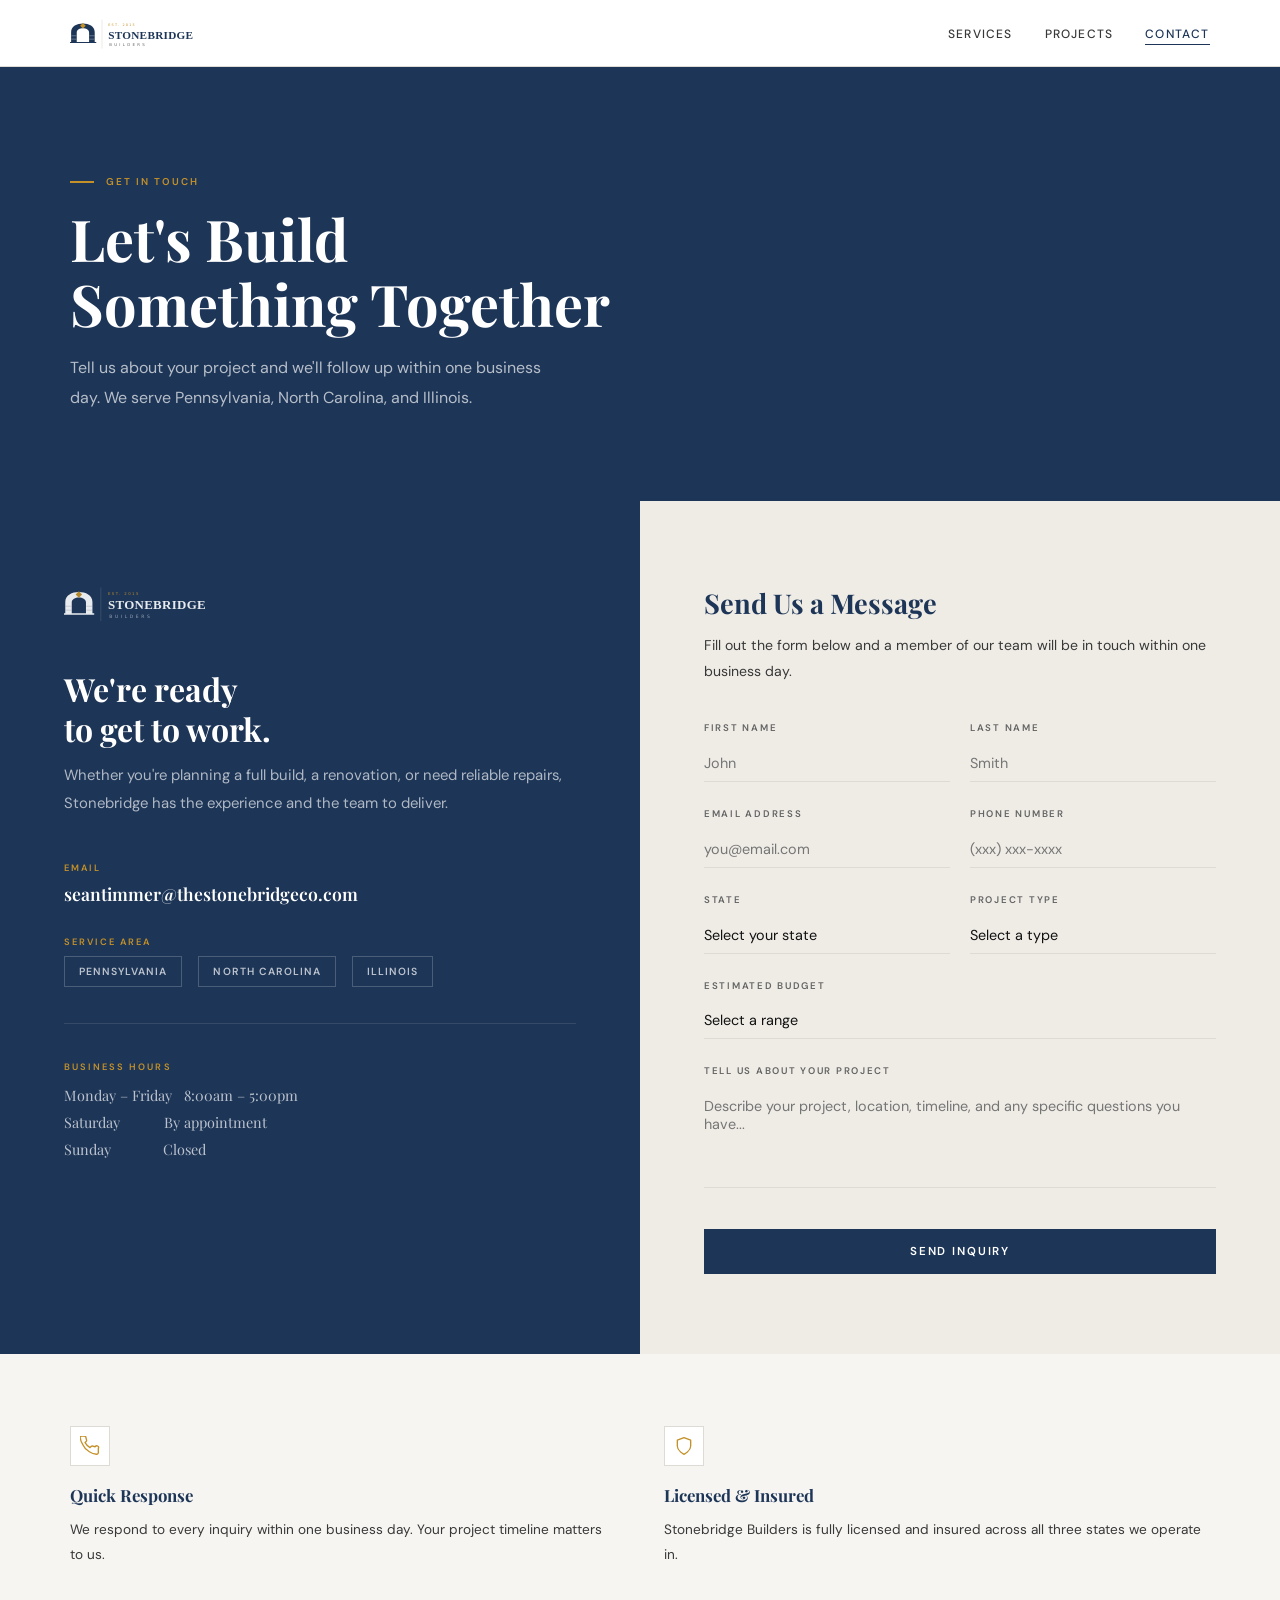
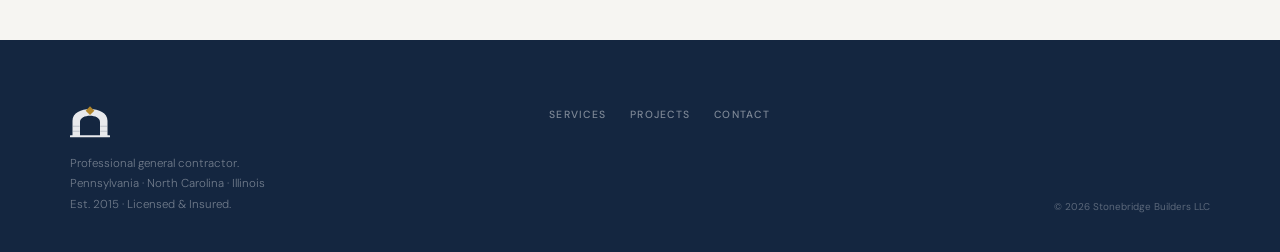
<file: contact.html>
<!DOCTYPE html>
<html lang="en">
<head>
<meta charset="UTF-8">
<meta name="viewport" content="width=device-width, initial-scale=1.0">
<link rel="icon" type="image/svg+xml" href="./favicon.svg">
<title>Contact — Stonebridge Builders</title>
<meta name="description" content="Get in touch with Stonebridge Builders. We serve Pennsylvania, North Carolina, and Illinois. Request a free estimate today.">
<link rel="preconnect" href="https://res.cloudinary.com" crossorigin>
<link rel="preconnect" href="https://fonts.googleapis.com">
<link rel="preconnect" href="https://fonts.gstatic.com" crossorigin>
<link href="https://fonts.googleapis.com/css2?family=DM+Sans:wght@300;400;500;600&family=Playfair+Display:ital,wght@0,600;0,700;1,600&display=swap" rel="stylesheet">
<link rel="stylesheet" href="./nav.css">
<style>
*, *::before, *::after { margin: 0; padding: 0; box-sizing: border-box; }
html { scroll-behavior: smooth; font-size: 16px; overscroll-behavior: none; background: #1D3557; }
body { background: var(--white); color: var(--text); font-family: var(--sans); font-weight: 400; overflow-x: hidden; line-height: 1.65; overscroll-behavior: none; }
img { display: block; max-width: 100%; }
a { text-decoration: none; color: inherit; }
button { font-family: var(--sans); }

/* ── REVEAL ── */
body.js-ready .reveal {
  opacity: 0; transform: translateY(24px);
  transition: opacity .75s cubic-bezier(.22,1,.36,1), transform .75s cubic-bezier(.22,1,.36,1);
}
body.js-ready .reveal.visible { opacity: 1; transform: none; }
body.js-ready .d1 { transition-delay: .1s; }
body.js-ready .d2 { transition-delay: .2s; }
body.js-ready .d3 { transition-delay: .3s; }

/* ── PAGE HERO ── */
.page-hero {
  background: var(--navy);
  padding: clamp(64px, 10vw, 108px) var(--px) clamp(52px, 8vw, 88px);
  position: relative; overflow: hidden;
}
.page-hero::after {
  content: ''; position: absolute; inset: 0;
  background: url('https://res.cloudinary.com/dnnvpvrle/image/upload/f_auto,q_auto,w_1400/v1774834004/gs_house-1-gallery-2_up7mtg.jpg') center/cover;
  opacity: .1;
}
.page-hero-content { position: relative; z-index: 1; max-width: 640px; }
.eyebrow { display: flex; align-items: center; gap: 12px; margin-bottom: 16px; }
.eyebrow-line { width: 24px; height: 2px; background: var(--amber); flex-shrink: 0; }
.eyebrow-text { font-size: .62rem; font-weight: 600; letter-spacing: .2em; text-transform: uppercase; color: var(--amber); }
.page-hero h1 {
  font-family: var(--serif); font-size: clamp(2.2rem, 5vw, 3.6rem);
  font-weight: 700; line-height: 1.12; color: #fff;
}
.page-hero p {
  font-size: clamp(.88rem, 1.5vw, 1rem); color: rgba(255,255,255,.68);
  max-width: 480px; line-height: 1.85; margin-top: 18px;
}

/* ── CONTACT SPLIT ── */
.contact-wrap {
  display: grid; grid-template-columns: 1fr 1fr;
  gap: 0; min-height: 600px;
}
.contact-sidebar {
  background: var(--navy); padding: clamp(48px, 7vw, 80px) clamp(32px, 5vw, 64px);
  display: flex; flex-direction: column; justify-content: flex-start;
}
.contact-sidebar-logo { margin-bottom: 44px; }
.contact-sidebar-logo img { height: 44px; width: auto; opacity: .9; }
.contact-sidebar h2 {
  font-family: var(--serif); font-size: clamp(1.4rem, 2.5vw, 2rem);
  font-weight: 700; color: #fff; line-height: 1.25; margin-bottom: 12px;
}
.contact-sidebar > p {
  font-size: clamp(.85rem, 1.4vw, .93rem); line-height: 1.9;
  color: rgba(255,255,255,.65); margin-bottom: 44px;
}
.contact-details { display: flex; flex-direction: column; gap: 28px; }
.c-label { font-size: .58rem; font-weight: 600; letter-spacing: .22em; text-transform: uppercase; color: var(--amber); margin-bottom: 6px; }
.c-val { font-family: var(--serif); font-size: clamp(.95rem, 1.6vw, 1.1rem); font-weight: 600; color: #fff; line-height: 1.4; }
.c-val a { color: #fff; transition: color .25s; }
.c-val a:hover { color: var(--amber); }
.contact-divider { height: 1px; background: rgba(255,255,255,.1); margin: 36px 0; }
.states-row { display: flex; gap: 16px; flex-wrap: wrap; margin-top: 4px; }
.state-pill {
  font-size: .65rem; font-weight: 600; letter-spacing: .1em; text-transform: uppercase;
  border: 1px solid rgba(255,255,255,.2); padding: 6px 14px; color: rgba(255,255,255,.7);
}

/* ── FORM SIDE ── */
.contact-form-side {
  background: var(--cream); padding: clamp(48px, 7vw, 80px) clamp(32px, 5vw, 64px);
}
.contact-form-side h3 {
  font-family: var(--serif); font-size: clamp(1.3rem, 2.2vw, 1.7rem);
  font-weight: 700; color: var(--navy); margin-bottom: 8px;
}
.contact-form-side .form-intro {
  font-size: .88rem; color: var(--body); line-height: 1.8; margin-bottom: 36px;
}
.form-row { display: grid; grid-template-columns: 1fr 1fr; gap: 20px; }
.form-g { margin-bottom: 24px; }
.form-g label {
  display: block; font-size: .6rem; font-weight: 600; letter-spacing: .18em;
  text-transform: uppercase; color: var(--mid); margin-bottom: 9px;
}
.form-g input,
.form-g textarea,
.form-g select {
  width: 100%; background: transparent; border: none; border-bottom: 1px solid var(--border);
  padding: 9px 0; font-family: var(--sans); font-size: .9rem;
  color: var(--text); outline: none; -webkit-appearance: none; appearance: none; border-radius: 0;
  transition: border-color .25s;
}
.form-g input:focus,
.form-g textarea:focus,
.form-g select:focus { border-color: var(--navy); }
.form-g textarea { resize: none; height: 100px; }
.form-g.full { grid-column: 1 / -1; }
.btn-submit {
  background: var(--navy); color: #fff; font-family: var(--sans);
  font-size: .72rem; font-weight: 600; letter-spacing: .16em; text-transform: uppercase;
  border: none; padding: 15px 44px; cursor: pointer;
  transition: background .25s; margin-top: 8px; width: 100%;
}
.btn-submit:hover { background: var(--navy-lt); }

/* ── BOTTOM BAND ── */
.contact-bottom-band {
  background: var(--off-white); padding: clamp(48px, 6vw, 72px) var(--px);
  display: grid; grid-template-columns: repeat(2, 1fr);
  gap: clamp(24px, 4vw, 48px);
}
.cbf-icon {
  width: 40px; height: 40px; background: var(--white);
  border: 1px solid var(--border); display: flex; align-items: center; justify-content: center;
  margin-bottom: 16px;
}
.cbf-icon svg { width: 20px; height: 20px; color: var(--amber); }
.cbf-title { font-family: var(--serif); font-size: 1.05rem; font-weight: 700; color: var(--navy); margin-bottom: 8px; }
.cbf-text { font-size: .85rem; line-height: 1.85; color: var(--body); }

/* ── FOOTER ── */
footer {
  background: var(--navy-dark);
  padding: clamp(40px, 6vw, 60px) var(--px) clamp(24px, 4vw, 36px);
  display: flex; flex-wrap: wrap; justify-content: space-between; align-items: flex-start; gap: 32px;
}
.footer-logo-img { height: 36px; width: auto; display: block; margin-bottom: 14px; opacity: .9; }
.footer-tagline { font-size: .72rem; font-weight: 300; color: rgba(255,255,255,.4); line-height: 1.8; }
.footer-nav { list-style: none; display: flex; flex-wrap: wrap; gap: 8px 24px; align-items: center; }
.footer-nav a { font-size: .65rem; font-weight: 500; letter-spacing: .12em; text-transform: uppercase; color: rgba(255,255,255,.45); transition: color .25s; }
.footer-nav a:hover { color: #fff; }
.footer-copy { font-size: .62rem; color: rgba(255,255,255,.3); align-self: flex-end; }

/* ── RESPONSIVE ── */
@media (max-width: 900px) {
  .contact-wrap { grid-template-columns: 1fr; }
  .contact-sidebar { padding: clamp(40px, 8vw, 64px) var(--px); }
  .contact-form-side { padding: clamp(40px, 8vw, 64px) var(--px); }
  .contact-bottom-band { grid-template-columns: 1fr; gap: 32px; }
  .footer-copy { align-self: auto; }
}
@media (max-width: 580px) {
  .page-hero, .contact-bottom-band { padding-left: 20px; padding-right: 20px; }
  .contact-sidebar, .contact-form-side { padding-left: 20px; padding-right: 20px; }
  .form-row { grid-template-columns: 1fr; }
  footer { flex-direction: column; gap: 24px; padding-left: 20px; padding-right: 20px; }
}
</style>
</head>
<body>

<!-- ══ NAV ══ -->
<nav id="mainNav">
  <a href="./index.html" class="nav-logo">
    <img src="./logo-dark.svg" alt="Stonebridge Builders">
  </a>
  <ul class="nav-links" role="list">
    <li><a href="./services.html">Services</a></li>
    <li><a href="./projects.html">Projects</a></li>
    <li><a href="./contact.html" class="active">Contact</a></li>
  </ul>
  <button class="hamburger" id="hamburger"
    aria-expanded="false" aria-controls="mobileMenu" aria-label="Open navigation menu">
    <span></span><span></span><span></span>
  </button>
</nav>
<div class="nav-drawer" id="mobileMenu" role="dialog" aria-modal="true" aria-label="Navigation" aria-hidden="true">
  <img src="./logo-icon-white.svg" alt="Stonebridge Builders" class="nav-drawer-logo">
  <a href="./services.html" class="drawer-link">Services</a>
  <a href="./projects.html" class="drawer-link">Projects</a>
  <a href="./contact.html" class="drawer-link">Contact</a>
  <div class="drawer-details">
    <span class="drawer-details-email">seantimmer&#64;thestonebridgeco&#46;com</span>
    <span class="drawer-details-area">Pennsylvania &nbsp;&middot;&nbsp; North Carolina &nbsp;&middot;&nbsp; Illinois</span>
    <span class="drawer-copy">&copy; 2026 Stonebridge Builders</span>
  </div>
</div>

<!-- ══ PAGE HERO ══ -->
<div class="page-hero">
  <div class="page-hero-content">
    <div class="eyebrow"><div class="eyebrow-line"></div><span class="eyebrow-text">Get In Touch</span></div>
    <h1>Let's Build<br>Something Together</h1>
    <p>Tell us about your project and we'll follow up within one business day. We serve Pennsylvania, North Carolina, and Illinois.</p>
  </div>
</div>

<!-- ══ CONTACT SPLIT ══ -->
<div class="contact-wrap">

  <!-- LEFT: sidebar with details -->
  <div class="contact-sidebar">
    <div class="contact-sidebar-logo reveal">
      <img src="./logo-white.svg" alt="Stonebridge Builders">
    </div>
    <h2 class="reveal d1">We're ready<br>to get to work.</h2>
    <p class="reveal d1">Whether you're planning a full build, a renovation, or need reliable repairs, Stonebridge has the experience and the team to deliver.</p>

    <div class="contact-details reveal d2">
      <div class="c-detail">
        <div class="c-label">Email</div>
        <div class="c-val"><a href="mailto:seantimmer&#64;thestonebridgeco&#46;com">seantimmer&#64;thestonebridgeco&#46;com</a></div>
      </div>
      <div class="c-detail">
        <div class="c-label">Service Area</div>
        <div class="states-row">
          <span class="state-pill">Pennsylvania</span>
          <span class="state-pill">North Carolina</span>
          <span class="state-pill">Illinois</span>
        </div>
      </div>
    </div>

    <div class="contact-divider reveal d3"></div>

    <div class="reveal d3">
      <div class="c-label">Business Hours</div>
      <div class="c-val" style="font-size:.9rem;font-weight:400;color:rgba(255,255,255,.7);line-height:1.9;margin-top:6px;">
        Monday – Friday &nbsp;&nbsp;8:00am – 5:00pm<br>
        Saturday &nbsp;&nbsp;&nbsp;&nbsp;&nbsp;&nbsp;&nbsp;&nbsp;&nbsp;&nbsp;By appointment<br>
        Sunday &nbsp;&nbsp;&nbsp;&nbsp;&nbsp;&nbsp;&nbsp;&nbsp;&nbsp;&nbsp;&nbsp;&nbsp;Closed
      </div>
    </div>
  </div>

  <!-- RIGHT: form -->
  <div class="contact-form-side">
    <h3 class="reveal">Send Us a Message</h3>
    <p class="form-intro reveal d1">Fill out the form below and a member of our team will be in touch within one business day.</p>

    <div class="reveal d1">
      <div class="form-row">
        <div class="form-g">
          <label for="fname">First Name</label>
          <input type="text" id="fname" name="first_name" placeholder="John" autocomplete="given-name">
        </div>
        <div class="form-g">
          <label for="flname">Last Name</label>
          <input type="text" id="flname" name="last_name" placeholder="Smith" autocomplete="family-name">
        </div>
      </div>
      <div class="form-row">
        <div class="form-g">
          <label for="femail">Email Address</label>
          <input type="email" id="femail" name="email" placeholder="you@email.com" autocomplete="email">
        </div>
        <div class="form-g">
          <label for="fphone">Phone Number</label>
          <input type="tel" id="fphone" name="phone" placeholder="(xxx) xxx-xxxx" autocomplete="tel">
        </div>
      </div>
      <div class="form-row">
        <div class="form-g">
          <label for="fstate">State</label>
          <select id="fstate" name="state">
            <option value="" disabled selected>Select your state</option>
            <option>Pennsylvania</option>
            <option>North Carolina</option>
            <option>Illinois</option>
            <option>Other</option>
          </select>
        </div>
        <div class="form-g">
          <label for="ftype">Project Type</label>
          <select id="ftype" name="project_type">
            <option value="" disabled selected>Select a type</option>
            <option>New Construction</option>
            <option>Renovation / Remodel</option>
            <option>General Contracting</option>
            <option>Repairs</option>
            <option>Other</option>
          </select>
        </div>
      </div>
      <div class="form-g">
        <label for="fbudget">Estimated Budget</label>
        <select id="fbudget" name="budget">
          <option value="" disabled selected>Select a range</option>
          <option>Under $50,000</option>
          <option>$50,000 – $150,000</option>
          <option>$150,000 – $500,000</option>
          <option>$500,000 – $1,000,000</option>
          <option>Over $1,000,000</option>
          <option>Prefer not to say</option>
        </select>
      </div>
      <div class="form-g">
        <label for="fmsg">Tell Us About Your Project</label>
        <textarea id="fmsg" name="message" placeholder="Describe your project, location, timeline, and any specific questions you have..."></textarea>
      </div>
      <button type="submit" class="btn-submit">Send Inquiry</button>
    </div>
  </div>

</div>

<!-- ══ BOTTOM TRUST BAND ══ -->
<div class="contact-bottom-band">
  <div class="cbf-item reveal">
    <div class="cbf-icon" aria-hidden="true">
      <svg viewBox="0 0 24 24" fill="none" stroke="currentColor" stroke-width="1.6" stroke-linecap="round" stroke-linejoin="round"><path d="M22 16.92v3a2 2 0 01-2.18 2 19.79 19.79 0 01-8.63-3.07A19.5 19.5 0 013.07 9.8 19.79 19.79 0 01.12 1.2 2 2 0 012.1 0h3a2 2 0 012 1.72 12.84 12.84 0 00.7 2.81 2 2 0 01-.45 2.11L6.09 7.91a16 16 0 006 6l1.27-1.27a2 2 0 012.11-.45 12.84 12.84 0 002.81.7A2 2 0 0122 14.92z"/></svg>
    </div>
    <div class="cbf-title">Quick Response</div>
    <div class="cbf-text">We respond to every inquiry within one business day. Your project timeline matters to us.</div>
  </div>
  <div class="cbf-item reveal d1">
    <div class="cbf-icon" aria-hidden="true">
      <svg viewBox="0 0 24 24" fill="none" stroke="currentColor" stroke-width="1.6" stroke-linecap="round" stroke-linejoin="round"><path d="M12 22s8-4 8-10V5l-8-3-8 3v7c0 6 8 10 8 10z"/></svg>
    </div>
    <div class="cbf-title">Licensed &amp; Insured</div>
    <div class="cbf-text">Stonebridge Builders is fully licensed and insured across all three states we operate in.</div>
  </div>
</div>

<!-- ══ FOOTER ══ -->
<footer>
  <div>
    <img src="./logo-icon-white.svg" alt="Stonebridge Builders" class="footer-logo-img" style="height:40px;width:auto;">
    <p class="footer-tagline">Professional general contractor.<br>Pennsylvania · North Carolina · Illinois<br>Est. 2015 · Licensed &amp; Insured.</p>
  </div>
  <ul class="footer-nav" role="list">
    <li><a href="./services.html">Services</a></li>
    <li><a href="./projects.html">Projects</a></li>
    <li><a href="./contact.html">Contact</a></li>
  </ul>
  <p class="footer-copy">&copy; 2026 Stonebridge Builders LLC</p>
</footer>

<script>
document.body.classList.add('js-ready');
if ('IntersectionObserver' in window) {
  var ro = new IntersectionObserver(function(entries) {
    entries.forEach(function(e) { if(e.isIntersecting) { e.target.classList.add('visible'); ro.unobserve(e.target); } });
  }, { threshold: 0.1 });
  document.querySelectorAll('.reveal').forEach(function(el) { ro.observe(el); });
}
</script>
<script src="./nav.js"></script>
</body>
</html>
</file>
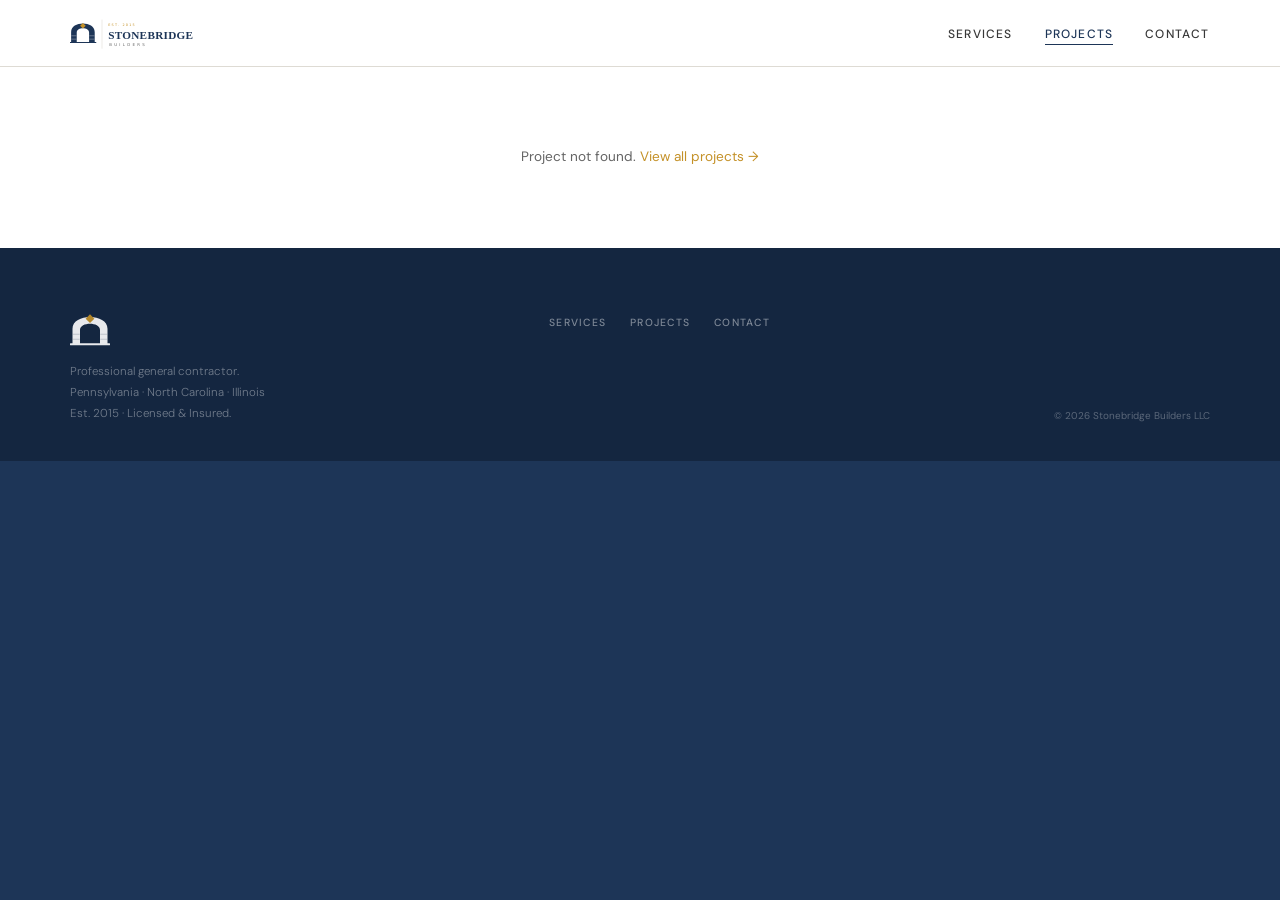
<file: project.html>
<!DOCTYPE html>
<html lang="en">
<head>
<meta charset="UTF-8">
<meta name="viewport" content="width=device-width, initial-scale=1.0">
<link rel="icon" type="image/svg+xml" href="./favicon.svg">
<title>Project — Stonebridge Builders</title>
<link rel="preconnect" href="https://res.cloudinary.com" crossorigin>
<link rel="preconnect" href="https://fonts.googleapis.com">
<link rel="preconnect" href="https://fonts.gstatic.com" crossorigin>
<link href="https://fonts.googleapis.com/css2?family=DM+Sans:wght@300;400;500;600&family=Playfair+Display:ital,wght@0,600;0,700;1,600&display=swap" rel="stylesheet">
<link rel="stylesheet" href="./nav.css">
<style>
*,*::before,*::after{margin:0;padding:0;box-sizing:border-box;}
html{scroll-behavior:smooth;font-size:16px;overscroll-behavior:none;background:#1D3557;}
body{background:var(--white);color:var(--text);font-family:var(--sans);font-weight:400;overflow-x:hidden;line-height:1.65;overscroll-behavior:none;}
img{display:block;max-width:100%;}
a{text-decoration:none;color:inherit;}
.proj-hero{position:relative;height:clamp(300px,55vw,580px);overflow:hidden;}
.proj-hero img{width:100%;height:100%;object-fit:cover;}
.proj-hero-overlay{position:absolute;inset:0;background:linear-gradient(to top,rgba(12,22,40,.75) 0%,rgba(12,22,40,.2) 60%,transparent 100%);}
.proj-hero-content{position:absolute;bottom:0;left:0;right:0;padding:clamp(28px,5vw,60px) var(--px);}
.back-link{display:inline-flex;align-items:center;gap:8px;font-size:.72rem;font-weight:600;letter-spacing:.1em;text-transform:uppercase;color:rgba(255,255,255,.7);margin-bottom:16px;transition:color .25s;}
.back-link:hover{color:#fff;}
.proj-hero-content h1{font-family:var(--serif);font-size:clamp(2rem,5vw,3.6rem);font-weight:700;color:#fff;line-height:1.1;}
.proj-body{max-width:1240px;margin:0 auto;padding:clamp(48px,7vw,80px) var(--px);}
.proj-desc-wrap{display:grid;grid-template-columns:2fr 1fr;gap:clamp(40px,6vw,80px);margin-bottom:clamp(48px,7vw,80px);align-items:start;}
.proj-desc-text p{font-size:clamp(.9rem,1.5vw,1rem);line-height:1.95;color:var(--body);margin-bottom:16px;}
.proj-desc-text p:last-child{margin-bottom:0;}
.proj-meta{background:var(--off-white);padding:28px;border-left:3px solid var(--amber);}
.proj-meta-label{font-size:.6rem;font-weight:600;letter-spacing:.2em;text-transform:uppercase;color:var(--amber);margin-bottom:6px;}
.proj-meta-val{font-family:var(--serif);font-size:1.05rem;font-weight:600;color:var(--navy);margin-bottom:20px;}
.proj-meta-val:last-child{margin-bottom:0;}
.gallery-header{margin-bottom:clamp(24px,4vw,36px);}
.gallery-eyebrow{display:flex;align-items:center;gap:12px;margin-bottom:12px;}
.gallery-eyebrow span:first-child{width:24px;height:2px;background:var(--amber);display:block;}
.gallery-eyebrow span:last-child{font-size:.62rem;font-weight:600;letter-spacing:.2em;text-transform:uppercase;color:var(--amber);}
.gallery-title{font-family:var(--serif);font-size:clamp(1.5rem,3vw,2.2rem);font-weight:700;color:var(--navy);}
.masonry{columns:3;column-gap:clamp(8px,1.5vw,14px);}
.masonry-item{break-inside:avoid;margin-bottom:clamp(8px,1.5vw,14px);overflow:hidden;}
.masonry-item img{width:100%;display:block;transition:transform .5s cubic-bezier(.22,1,.36,1);}
.masonry-item:hover img{transform:scale(1.02);}
.proj-cta{background:var(--navy);padding:clamp(48px,7vw,80px) var(--px);display:flex;align-items:center;justify-content:space-between;flex-wrap:wrap;gap:24px;}
.proj-cta h2{font-family:var(--serif);font-size:clamp(1.4rem,3vw,2rem);font-weight:700;color:#fff;}
.btn-primary{display:inline-block;background:var(--amber);color:#fff;font-family:var(--sans);font-size:.74rem;font-weight:600;letter-spacing:.12em;text-transform:uppercase;padding:14px 32px;transition:background .25s;white-space:nowrap;}
.btn-primary:hover{background:var(--amber-h);}
footer{background:var(--navy-dark);padding:clamp(40px,6vw,60px) var(--px) clamp(24px,4vw,36px);display:flex;flex-wrap:wrap;justify-content:space-between;align-items:flex-start;gap:32px;}
.footer-logo{font-family:var(--serif);font-size:1.25rem;font-weight:700;color:#fff;display:block;margin-bottom:10px;}
.footer-tagline{font-size:.72rem;font-weight:300;color:rgba(255,255,255,.4);line-height:1.8;}
.footer-nav{list-style:none;display:flex;flex-wrap:wrap;gap:8px 24px;}
.footer-nav a{font-size:.65rem;font-weight:500;letter-spacing:.12em;text-transform:uppercase;color:rgba(255,255,255,.45);transition:color .25s;}
.footer-nav a:hover{color:#fff;}
.footer-copy{font-size:.62rem;color:rgba(255,255,255,.3);align-self:flex-end;}
.proj-loading{padding:clamp(48px,7vw,80px) var(--px);text-align:center;color:var(--mid);font-size:.85rem;}
@media(max-width:900px){.proj-desc-wrap{grid-template-columns:1fr;}.masonry{columns:2;}}
@media(max-width:580px){.proj-body{padding-left:20px;padding-right:20px;}.proj-hero-content{padding-left:20px;padding-right:20px;}.proj-cta{padding-left:20px;padding-right:20px;}.masonry{columns:1;}footer{flex-direction:column;gap:24px;padding-left:20px;padding-right:20px;}}
</style>
</head>
<body>
<nav>
  <a href="./index.html" class="nav-logo">
    <img src="./logo-dark.svg" alt="Stonebridge Builders" height="38">
  </a>
  <ul class="nav-links" role="list">
    <li><a href="./services.html">Services</a></li>
    <li><a href="./projects.html" class="active">Projects</a></li>
    <li><a href="./contact.html">Contact</a></li>
  </ul>
  <button class="hamburger" id="hamburger" aria-expanded="false" aria-controls="mobileMenu" aria-label="Open navigation menu"><span></span><span></span><span></span></button>
</nav>
<div class="nav-drawer" id="mobileMenu" role="dialog" aria-modal="true" aria-label="Navigation menu" aria-hidden="true">
  <img src="./logo-icon-white.svg" alt="Stonebridge Builders" class="nav-drawer-logo">
  <a href="./services.html" class="drawer-link">Services</a>
  <a href="./projects.html" class="drawer-link">Projects</a>
  <a href="./contact.html" class="drawer-link">Contact</a>
  <div class="drawer-details">
    <span class="drawer-details-email">seantimmer&#64;thestonebridgeco&#46;com</span>
    <span class="drawer-details-area">Pennsylvania &nbsp;&middot;&nbsp; North Carolina &nbsp;&middot;&nbsp; Illinois</span>
    <span class="drawer-copy">&copy; 2026 Stonebridge Builders</span>
  </div>
</div>

<div id="projRoot">
  <div class="proj-loading">Loading project&hellip;</div>
</div>

<footer>
  <div><img src="./logo-icon-white.svg" alt="Stonebridge Builders" style="height:40px;width:auto;display:block;margin-bottom:14px;opacity:.9;"><p class="footer-tagline">Professional general contractor.<br>Pennsylvania · North Carolina · Illinois<br>Est. 2015 · Licensed &amp; Insured.</p></div>
  <ul class="footer-nav" role="list"><li><a href="./services.html">Services</a></li><li><a href="./projects.html">Projects</a></li><li><a href="./contact.html">Contact</a></li></ul>
  <p class="footer-copy">&copy; 2026 Stonebridge Builders LLC</p>
</footer>

<script>
function escapeHtml(str) {
  return String(str).replace(/[&<>"']/g, c => ({'&':'&amp;','<':'&lt;','>':'&gt;','"':'&quot;',"'":'&#39;'}[c]));
}

fetch('./data/projects.json')
  .then(res => res.json())
  .then(projects => {
    const slug = new URLSearchParams(location.search).get('slug');
    const project = projects.find(p => p.slug === slug);
    const root = document.getElementById('projRoot');

    if (!project) {
      root.innerHTML = '<div class="proj-loading">Project not found. <a href="./projects.html" style="color:var(--amber);">View all projects &rarr;</a></div>';
      return;
    }

    document.title = project.title + ' — Stonebridge Builders';

    root.innerHTML = `
      <div class="proj-hero">
        <img src="${escapeHtml(project.heroImage)}" alt="${escapeHtml(project.title)}" fetchpriority="high">
        <div class="proj-hero-overlay"></div>
        <div class="proj-hero-content">
          <a href="./projects.html" class="back-link"><svg width="16" height="16" viewBox="0 0 24 24" fill="none" stroke="currentColor" stroke-width="2" stroke-linecap="round" stroke-linejoin="round" aria-hidden="true"><line x1="19" y1="12" x2="5" y2="12"/><polyline points="12 19 5 12 12 5"/></svg> All Projects</a>
          <h1>${escapeHtml(project.title)}</h1>
        </div>
      </div>

      <div class="proj-body">
        <div class="proj-desc-wrap">
          <div class="proj-desc-text"><p>${escapeHtml(project.description)}</p></div>
          <div class="proj-meta">
            <div class="proj-meta-label">Project Type</div>
            <div class="proj-meta-val">${escapeHtml(project.meta.type)}</div>
            <div class="proj-meta-label">State</div>
            <div class="proj-meta-val">${escapeHtml(project.meta.state)}</div>
            <div class="proj-meta-label">Builder</div>
            <div class="proj-meta-val">${escapeHtml(project.meta.builder)}</div>
          </div>
        </div>

        <div class="gallery-header">
          <div class="gallery-eyebrow"><span></span><span>Project Gallery</span></div>
          <h2 class="gallery-title">Photo Gallery</h2>
        </div>
        <div class="masonry">
          ${project.gallery.map(url => `<div class="masonry-item"><img src="${escapeHtml(url)}" alt="Project photo" loading="lazy" decoding="async"></div>`).join('')}
        </div>
      </div>

      <div class="proj-cta">
        <h2>Inspired? Let's build<br>something together.</h2>
        <a href="./contact.html" class="btn-primary">Start Your Project</a>
      </div>
    `;

    // Lightbox — attached after the gallery markup above is in the DOM
    const imgs = document.querySelectorAll('.masonry-item img');
    const lb = document.createElement('div');
    lb.style.cssText = 'display:none;position:fixed;inset:0;background:rgba(0,0,0,.92);z-index:1000;align-items:center;justify-content:center;cursor:pointer;';
    lb.innerHTML = '<img style="max-width:94vw;max-height:92vh;object-fit:contain;border:2px solid rgba(255,255,255,.1);" alt=""><button style="position:absolute;top:20px;right:24px;background:none;border:none;color:#fff;font-size:2rem;cursor:pointer;font-family:sans-serif;line-height:1;" aria-label="Close lightbox">&times;</button>';
    document.body.appendChild(lb);
    const lbImg = lb.querySelector('img');
    const lbClose = lb.querySelector('button');
    imgs.forEach(img => { img.style.cursor = 'zoom-in'; img.addEventListener('click', () => { lbImg.src = img.src.replace(/w_\d+/, 'w_1400'); lb.style.display = 'flex'; }); });
    [lb, lbClose].forEach(el => el.addEventListener('click', e => { if (e.target === lb || e.target === lbClose) lb.style.display = 'none'; }));
    document.addEventListener('keydown', e => { if (e.key === 'Escape') lb.style.display = 'none'; });
  })
  .catch(() => {
    document.getElementById('projRoot').innerHTML = '<div class="proj-loading">Unable to load project data.</div>';
  });
</script>
<script src="./nav.js"></script>
</body>
</html>
</file>
<file: nav.css>
/* ================================================
   nav.css — Shared navigation, tokens & drawer
   Stonebridge Builders
   ================================================ */

/* ── DESIGN TOKENS ── */
:root {
  --navy:       #1D3557;
  --navy-dark:  #142640;
  --navy-light: #2A4A6A;
  --navy-lt:    #2A4A6A;
  --amber:      #C49128;
  --amber-h:    #A87A1E;
  --white:      #FFFFFF;
  --off-white:  #F6F5F2;
  --cream:      #EFECE6;
  --border:     #DEDBD4;
  --text:       #111111;
  --body:       #383838;
  --mid:        #646464;
  --serif: 'Playfair Display', Georgia, serif;
  --sans:  'DM Sans', system-ui, -apple-system, sans-serif;
  --px: clamp(20px, 5.5vw, 72px);
  --py: clamp(60px, 9vw, 112px);
}

/* ── NAV BASE (sticky white — interior pages) ── */
nav {
  position: sticky; top: 0; z-index: 160;
  display: flex; align-items: center; justify-content: space-between;
  padding: 14px var(--px);
  background: rgba(255,255,255,.97);
  backdrop-filter: blur(14px); -webkit-backdrop-filter: blur(14px);
  box-shadow: 0 1px 0 var(--border);
  transition: background .35s, padding .35s, box-shadow .35s;
}

/* ── NAV TRANSPARENT VARIANT (homepage — fixed, starts clear) ── */
nav[data-transparent] {
  position: fixed; left: 0; right: 0; z-index: 160;
  background: transparent;
  box-shadow: none;
  padding: 22px var(--px);
}
nav[data-transparent].scrolled {
  background: rgba(29,53,87,.97);
  backdrop-filter: blur(14px); -webkit-backdrop-filter: blur(14px);
  padding: 13px var(--px);
  box-shadow: 0 1px 0 rgba(255,255,255,.1);
}

/* ── LOGO ── */
.nav-logo {
  z-index: 110; position: relative;
  display: flex; align-items: center;
}
.nav-logo img { height: 38px; width: auto; display: block; }
.logo-white { display: none; }
.logo-dark  { display: block; }
nav[data-transparent] .logo-white { display: block; }
nav[data-transparent] .logo-dark  { display: none; }

/* ── NAV LINKS ── */
.nav-links { display: flex; gap: clamp(18px, 2.5vw, 36px); list-style: none; }
.nav-links a {
  font-size: .75rem; font-weight: 500; letter-spacing: .1em;
  text-transform: uppercase; color: var(--body);
  transition: color .25s; border-bottom: 1px solid transparent; padding-bottom: 2px;
}
.nav-links a:hover,
.nav-links a.active { color: var(--navy); border-color: var(--navy); }
nav[data-transparent] .nav-links a { color: rgba(255,255,255,.85); }
nav[data-transparent] .nav-links a:hover,
nav[data-transparent] .nav-links a.active { color: #fff; border-color: rgba(255,255,255,.5); }

/* ── HAMBURGER ── */
.hamburger {
  display: none;
  flex-direction: column; justify-content: center; gap: 5px;
  width: 40px; height: 40px;
  background: none; border: none; cursor: pointer;
  z-index: 200; padding: 5px;
  transition: transform .2s;
}
.hamburger:active { transform: scale(.9); }

/* Watery morph animation — fires on every open/close click */
@keyframes hamWater {
  0%   { filter: blur(0);     transform: scale(1); }
  22%  { filter: blur(2.8px); transform: scale(1.08); }
  55%  { filter: blur(1.2px); transform: scale(0.95); }
  78%  { filter: blur(.4px);  transform: scale(1.02); }
  100% { filter: blur(0);     transform: scale(1); }
}
.hamburger.is-animating { animation: hamWater .58s cubic-bezier(.22,1,.36,1); }

.hamburger span {
  display: block; height: 2px; border-radius: 2px;
  background: var(--navy);
  transition: transform .52s cubic-bezier(.34,1.56,.64,1),
              opacity   .32s ease,
              background .3s ease;
  transform-origin: center;
}
nav[data-transparent] .hamburger span { background: #fff; }

/* Animate bars → X */
/* Interior pages: white nav → X stays navy */
.hamburger[aria-expanded="true"] span                  { background: var(--navy); }
/* Homepage: nav is transparent/navy → X turns white */
nav[data-transparent] .hamburger[aria-expanded="true"] span { background: #fff; }
.hamburger[aria-expanded="true"] span:nth-child(1)     { transform: translateY(7px) rotate(45deg); }
.hamburger[aria-expanded="true"] span:nth-child(2)     { opacity: 0; transform: scaleX(0); }
.hamburger[aria-expanded="true"] span:nth-child(3)     { transform: translateY(-7px) rotate(-45deg); }

/* ── MOBILE DRAWER ── */
.nav-drawer {
  position: fixed; inset: 0; z-index: 145;
  display: flex; flex-direction: column;
  align-items: center; justify-content: center;
  background: var(--navy);
  /* hidden — slides off to the right */
  visibility: hidden;
  transform: translateX(100%);
  transition: transform .55s cubic-bezier(.22,1,.36,1),
              visibility .55s;
  pointer-events: none;
}
.nav-drawer.is-open {
  visibility: visible;
  transform: translateX(0);
  pointer-events: all;
}

/* Drawer logo mark */
.nav-drawer-logo {
  height: 48px; width: auto; display: block;
  margin-bottom: 40px;
  opacity: 0;
  transform: translateY(-12px);
  transition: opacity .4s .3s ease, transform .4s .3s ease;
}
.nav-drawer.is-open .nav-drawer-logo { opacity: .9; transform: none; }

/* Drawer links — slide in from right with stagger */
.drawer-link {
  display: block;
  font-family: var(--serif);
  font-size: clamp(2.2rem, 9vw, 3.2rem);
  font-weight: 700;
  color: rgba(255,255,255,.78);
  letter-spacing: .01em;
  padding: 10px 0;
  opacity: 0;
  transform: translateX(60px);
  transition: color .25s ease,
              opacity .45s ease,
              transform .5s cubic-bezier(.22,1,.36,1);
}
.drawer-link:hover { color: var(--amber); }

.nav-drawer.is-open .drawer-link { opacity: 1; transform: translateX(0); }
.nav-drawer.is-open a.drawer-link:nth-of-type(1) { transition-delay: .22s; }
.nav-drawer.is-open a.drawer-link:nth-of-type(2) { transition-delay: .32s; }
.nav-drawer.is-open a.drawer-link:nth-of-type(3) { transition-delay: .42s; }

/* Drawer footer details */
.drawer-details {
  margin-top: 40px;
  text-align: center;
  opacity: 0;
  transform: translateY(14px);
  transition: opacity .4s .52s ease, transform .4s .52s ease;
}
.nav-drawer.is-open .drawer-details { opacity: 1; transform: none; }
.drawer-details-email {
  font-size: .75rem; color: rgba(255,255,255,.45);
  letter-spacing: .06em; margin-bottom: 8px; display: block;
}
.drawer-details-area {
  font-size: .6rem; font-weight: 500; letter-spacing: .18em;
  text-transform: uppercase; color: rgba(255,255,255,.25);
}
.drawer-copy {
  font-size: .56rem; color: rgba(255,255,255,.18);
  letter-spacing: .1em; margin-top: 18px; display: block;
}

/* ── RESPONSIVE BREAKPOINTS ── */
@media (max-width: 900px) {
  .nav-links  { display: none; }
  .hamburger  { display: flex; }
}
@media (max-width: 580px) {
  nav                          { padding: 14px 20px; }
  nav[data-transparent]        { padding: 18px 20px; }
  nav[data-transparent].scrolled { padding: 12px 20px; }
  /* Scale all button-style elements for mobile readability */
  .btn-primary, .btn-submit {
    font-size: .66rem !important;
    padding: 11px 24px !important;
    letter-spacing: .1em !important;
  }
  .btn-submit { width: 100% !important; }
}
</file>
